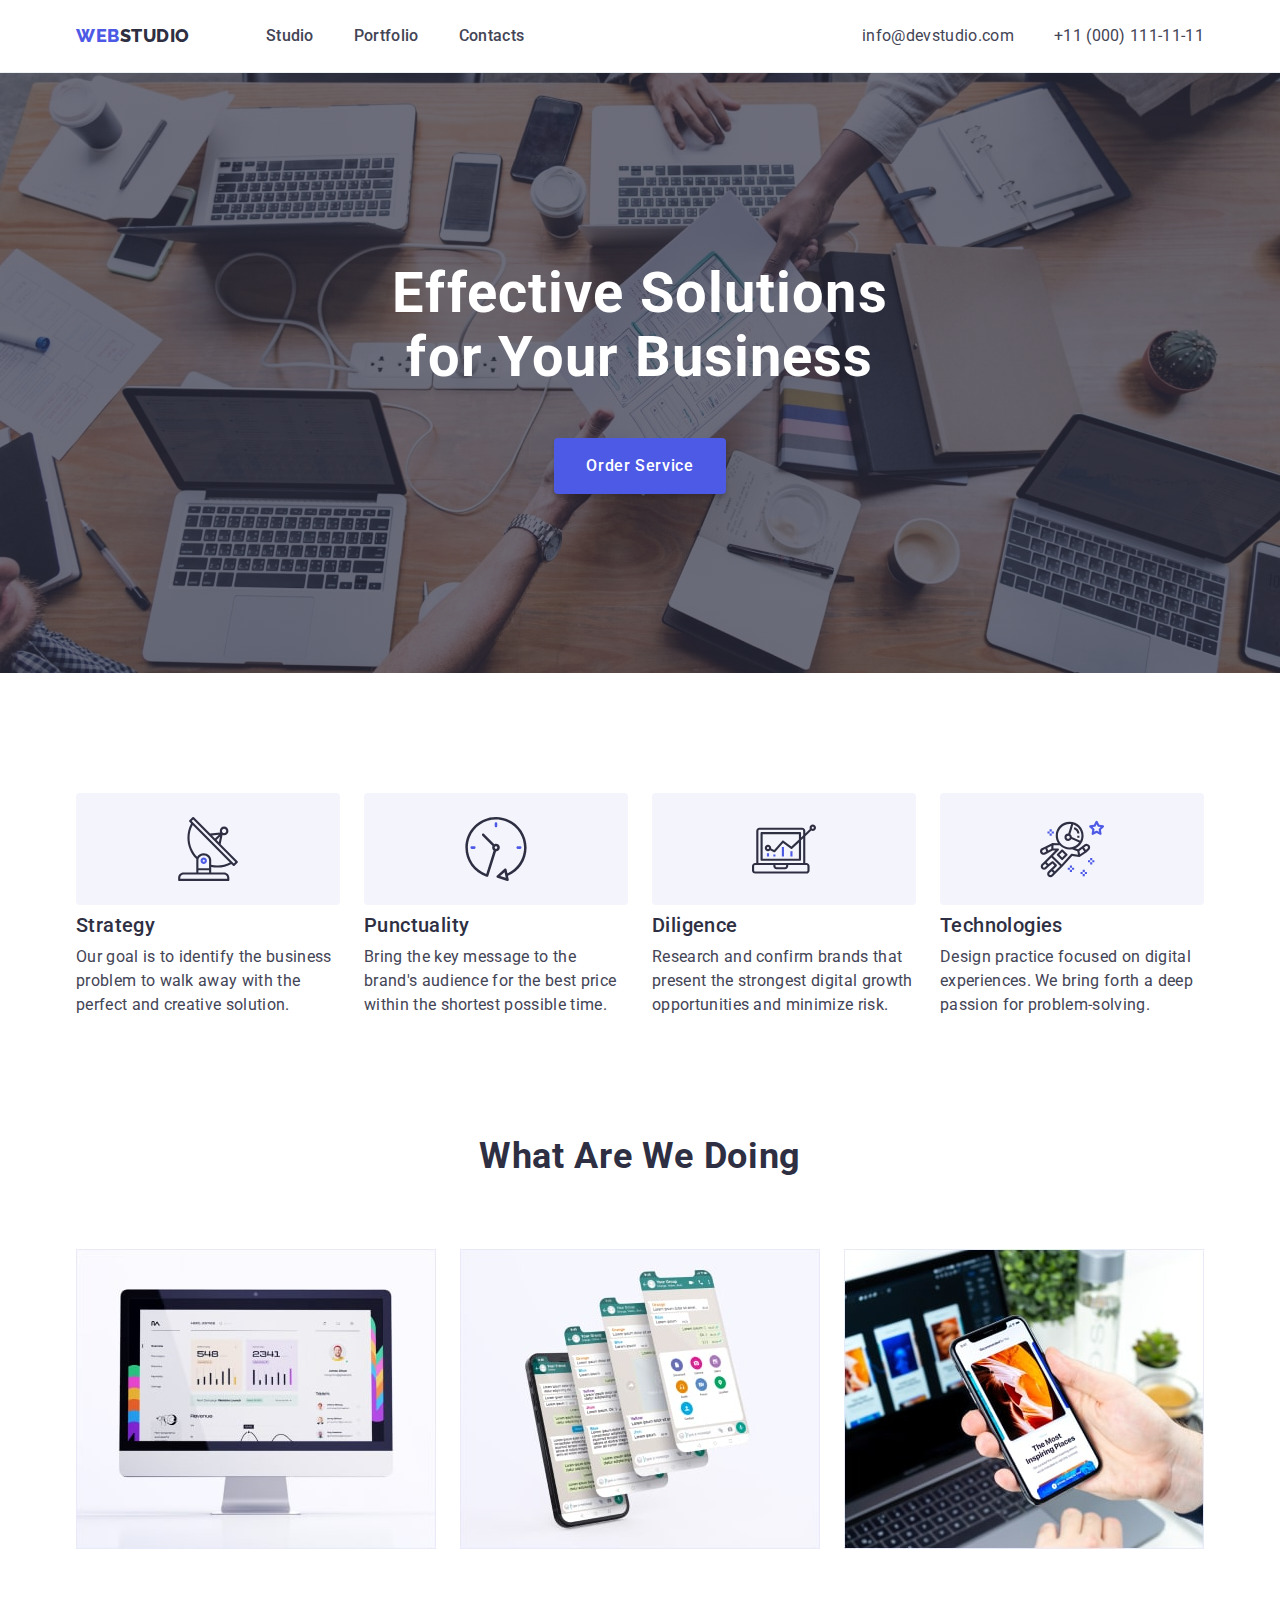
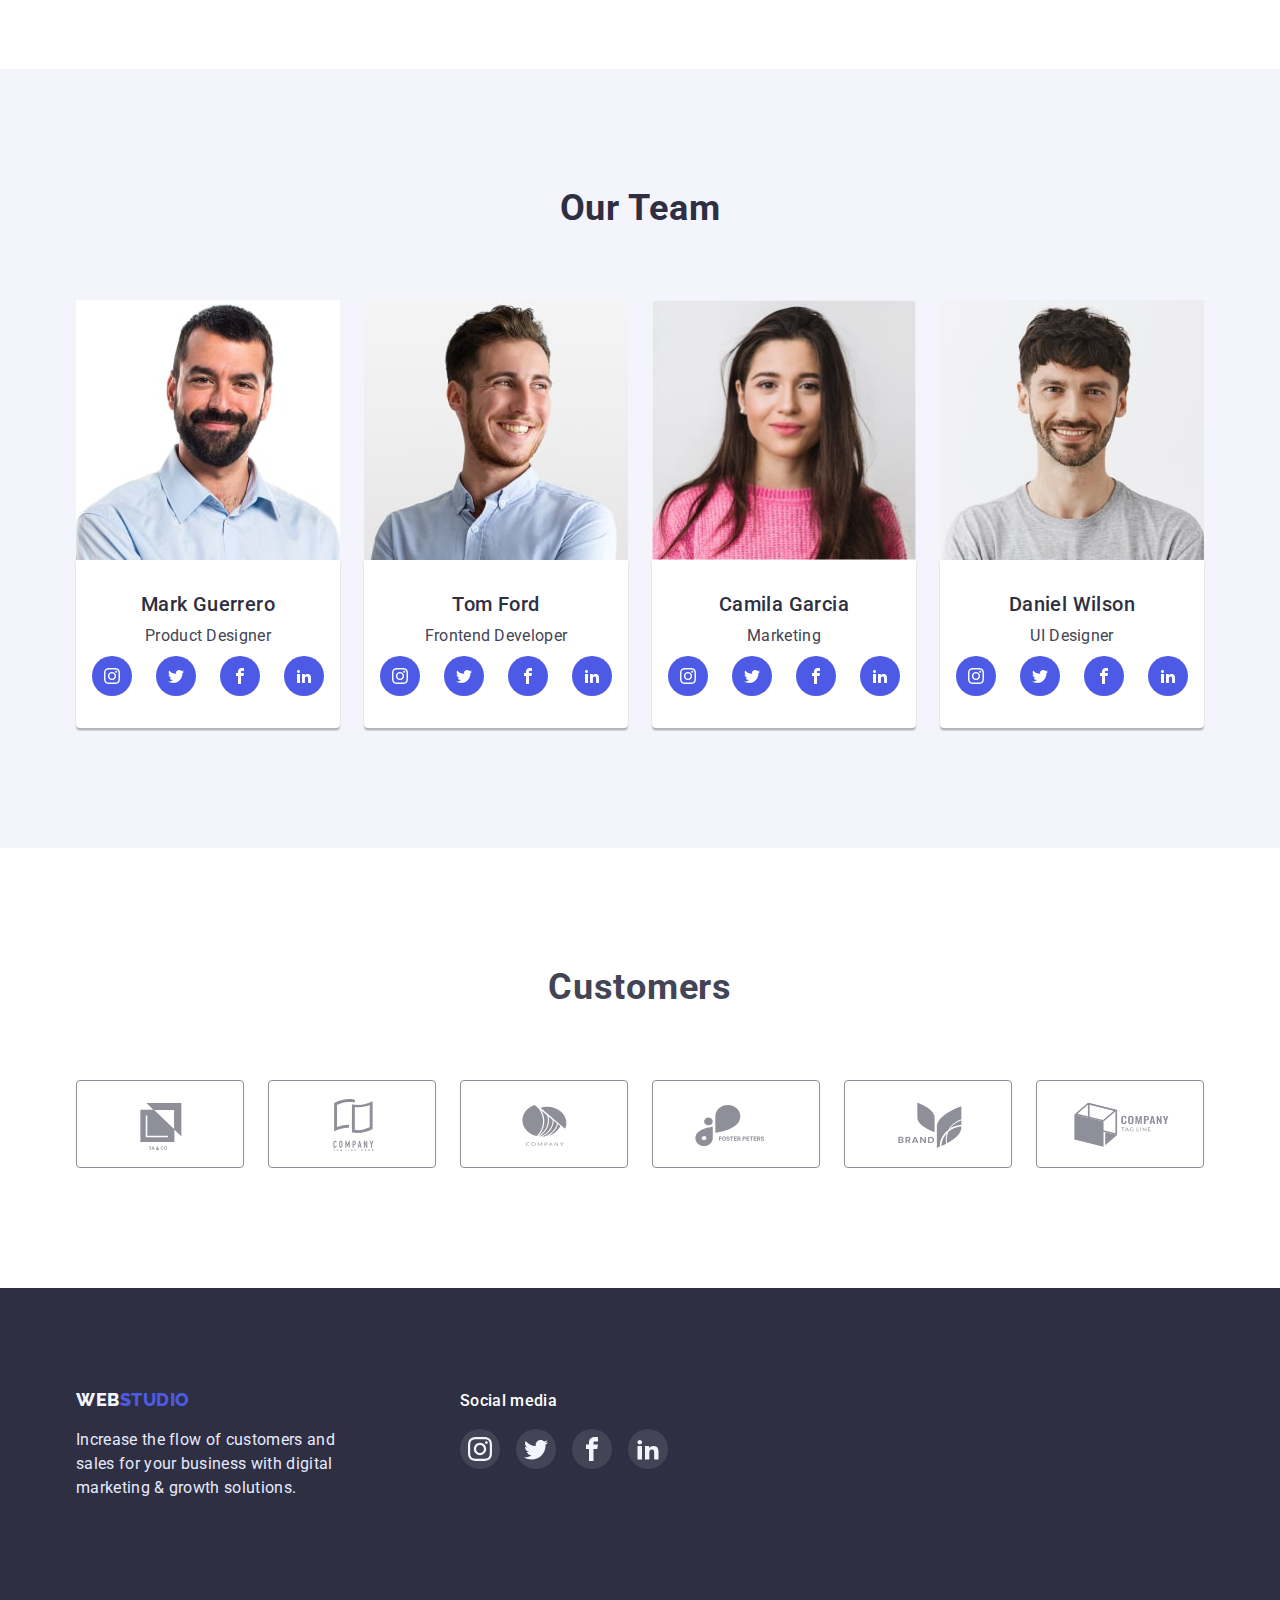
<file: index.html>
<!DOCTYPE html>
<html lang="en">
  <head>
    <meta charset="UTF-8" />
    <meta http-equiv="X-UA-Compatible" content="IE=edge" />
    <meta name="viewport" content="width=device-width, initial-scale=1.0" />
    <title>Document</title>
    <link
      rel="stylesheet"
      href="https://cdnjs.cloudflare.com/ajax/libs/modern-normalize/1.1.0/modern-normalize.css"
      integrity="sha512-Y0MM+V6ymRKN2zStTqzQ227DWhhp4Mzdo6gnlRnuaNCbc+YN/ZH0sBCLTM4M0oSy9c9VKiCvd4Jk44aCLrNS5Q=="
      crossorigin="anonymous"
      referrerpolicy="no-referrer"
    />
    <link rel="preconnect" href="https://fonts.googleapis.com" />
    <link rel="preconnect" href="https://fonts.gstatic.com" crossorigin />
    <link
      href="https://fonts.googleapis.com/css2?family=Raleway:wght@800&family=Roboto:wght@400;500;700;900&display=swap"
      rel="stylesheet"
    />
    <link rel="stylesheet" href="./css/styles.css" />
  </head>
  <body>
    <header class="page-header">
      <div class="container main-nav">
        <nav class="page-nav">
          <a href="./index.html" class="logo link"
            >Web<span class="logo-2">Studio</span></a
          >
          <ul class="menu list">
            <li class="menu-item">
              <a class="menu-link link" href="./index.html">Studio</a>
            </li>
            <li class="menu-item">
              <a class="menu-link link" href="./portfolio.html">Portfolio</a>
            </li>
            <li class="menu-item">
              <a class="menu-link link" href="">Contacts</a>
            </li>
          </ul>
        </nav>
        <address class="address">
          <ul class="menu list">
            <li class="adress-nav">
              <a class="mail link" href="mailto:info@devstudio.com"
                >info@devstudio.com</a
              >
            </li>
            <li>
              <a class="contact-phone-number link" href="tel:+110001111111"
                >+11 (000) 111-11-11</a
              >
            </li>
          </ul>
        </address>
      </div>
    </header>
    <!--main-->
    <main>
      <!--hero-->
      <section class="hero">
        <div class="container">
          <h1 class="main-title">Effective Solutions for Your Business</h1>
          <button class="modal-button" type="button">Order Service</button>
        </div>
      </section>

      <!--Section 1-->
      <section class="about">
        <div class="container">
          <h2 class="visually-hidden">Adantages</h2>
          <ul class="about-list list">
            <li class="about-item">
              <div class="section1-div">
                <svg class="section-1-icon">
                  <use href="./images/symbol-section1.svg#icon-group-1"></use>
                </svg>
              </div>
              <h3 class="about-title">Strategy</h3>
              <p class="about-subtitle">
                Our goal is to identify the business problem to walk away with
                the perfect and creative solution.
              </p>
            </li>
            <li class="about-item">
              <div class="section1-div">
                <svg class="section-1-icon">
                  <use href="./images/symbol-section1.svg#icon-clock-2"></use>
                </svg>
              </div>
              <h3 class="about-title">Punctuality</h3>
              <p class="about-subtitle">
                Bring the key message to the brand's audience for the best price
                within the shortest possible time.
              </p>
            </li>
            <li class="about-item">
              <div class="section1-div">
                <svg class="section-1-icon">
                  <use href="./images/symbol-section1.svg#icon-diagram-3"></use>
                </svg>
              </div>
              <h3 class="about-title">Diligence</h3>
              <p class="about-subtitle">
                Research and confirm brands that present the strongest digital
                growth opportunities and minimize risk.
              </p>
            </li>
            <li class="about-item">
              <div class="section1-div">
                <svg class="section-1-icon">
                  <use href="./images/symbol-section1.svg#icon-astronaut-4"></use>
                </svg>
              </div>
              <h3 class="about-title">Technologies</h3>
              <p class="about-subtitle">
                Design practice focused on digital experiences. We bring forth a
                deep passion for problem-solving.
              </p>
            </li>
          </ul>
        </div>
      </section>
      <!--Section 2-->
      <section class="section-2">
        <div class="container">
          <h2 class="section-title">What are we doing</h2>
          <ul class="cards list">
            <li>
              <img
                class=""
                src="./images/Hug-min.jpg"
                width="360"
                height="300"
                alt="sistes on pc"
              />
            </li>
            <li>
              <img
                class=""
                src="./images/Hug2-min.jpg"
                width="360"
                height="300"
                alt="mobile applications"
              />
            </li>
            <li>
              <img
                class=""
                src="./images/Hug3-min.jpg"
                width="360"
                height="300"
                alt="sistes on mobile"
              />
            </li>
          </ul>
        </div>
      </section>
      <!--Team-->
      <section class="team">
        <div class="container">
          <h2 class="team-title">Our Team</h2>
          <ul class="team-list list">
            <li class="team-item">
              <img
                src="./images/img1-min.jpg"
                alt="employee"
                width="264"
                height="260"
              />
              <div class="team-description">
                <h3 class="team-item-title">Mark Guerrero</h3>
                <p class="team-item-text">Product Designer</p>
                <ul class="social-list list">
                  <li class="social-item">
                    <a href="" class="team-social-link link">
                      <svg class="team-social-icon" width="16" height="16">
                        <use
                          href="./images/symbol-defs.svg#icon-instagram"
                        ></use>
                      </svg>
                    </a>
                  </li>
                  <li class="social-item">
                    <a href="" class="team-social-link link">
                      <svg class="team-social-icon" width="16" height="16">
                        <use href="./images/symbol-defs.svg#icon-twitter"></use>
                      </svg>
                    </a>
                  </li>
                  <li class="social-item">
                    <a href="" class="team-social-link link">
                      <svg class="team-social-icon" width="16" height="16">
                        <use
                          href="./images/symbol-defs.svg#icon-facebook"
                        ></use>
                      </svg>
                    </a>
                  </li>
                  <li class="social-item">
                    <a href="" class="team-social-link link">
                      <svg class="team-social-icon" width="16" height="16">
                        <use
                          href="./images/symbol-defs.svg#icon-linkedin"
                        ></use>
                      </svg>
                    </a>
                  </li>
                </ul>
              </div>
            </li>
            <li class="team-item">
              <img
                src="./images/img2-min.jpg"
                alt="employee"
                width="264"
                height="260"
              />
              <div class="team-description">
                <h3 class="team-item-title">Tom Ford</h3>
                <p class="team-item-text">Frontend Developer</p>
                <ul class="social-list list">
                  <li class="social-item">
                    <a href="" class="team-social-link link">
                      <svg class="team-social-icon" width="16" height="16">
                        <use
                          href="./images/symbol-defs.svg#icon-instagram"
                        ></use>
                      </svg>
                    </a>
                  </li>
                  <li class="social-item">
                    <a href="" class="team-social-link link">
                      <svg class="team-social-icon" width="16" height="16">
                        <use href="./images/symbol-defs.svg#icon-twitter"></use>
                      </svg>
                    </a>
                  </li>
                  <li class="social-item">
                    <a href="" class="team-social-link link">
                      <svg class="team-social-icon" width="16" height="16">
                        <use
                          href="./images/symbol-defs.svg#icon-facebook"
                        ></use>
                      </svg>
                    </a>
                  </li>
                  <li class="social-item">
                    <a href="" class="team-social-link link">
                      <svg class="team-social-icon" width="16" height="16">
                        <use
                          href="./images/symbol-defs.svg#icon-linkedin"
                        ></use>
                      </svg>
                    </a>
                  </li>
                </ul>
              </div>
            </li>
            <li class="team-item">
              <img
                src="./images/img3-min.jpg"
                alt="employee"
                width="264"
                height="260"
              />
              <div class="team-description">
                <h3 class="team-item-title">Camila Garcia</h3>
                <p class="team-item-text">Marketing</p>
                <ul class="social-list list">
                  <li class="social-item">
                    <a href="" class="team-social-link link">
                      <svg class="team-social-icon" width="16" height="16">
                        <use
                          href="./images/symbol-defs.svg#icon-instagram"
                        ></use>
                      </svg>
                    </a>
                  </li>
                  <li class="social-item">
                    <a href="" class="team-social-link link">
                      <svg class="team-social-icon" width="16" height="16">
                        <use href="./images/symbol-defs.svg#icon-twitter"></use>
                      </svg>
                    </a>
                  </li>
                  <li class="social-item">
                    <a href="" class="team-social-link link">
                      <svg class="team-social-icon" width="16" height="16">
                        <use
                          href="./images/symbol-defs.svg#icon-facebook"
                        ></use>
                      </svg>
                    </a>
                  </li>
                  <li class="social-item">
                    <a href="" class="team-social-link link">
                      <svg class="team-social-icon" width="16" height="16">
                        <use
                          href="./images/symbol-defs.svg#icon-linkedin"
                        ></use>
                      </svg>
                    </a>
                  </li>
                </ul>
              </div>
            </li>
            <li class="team-item">
              <img
                src="./images/img4-min.jpg"
                alt="employee"
                width="264"
                height="260"
              />
              <div class="team-description">
                <h3 class="team-item-title">Daniel Wilson</h3>
                <p class="team-item-text">UI Designer</p>
                <ul class="social-list list">
                  <li class="social-item">
                    <a href="" class="team-social-link link">
                      <svg class="team-social-icon" width="16" height="16">
                        <use
                          href="./images/symbol-defs.svg#icon-instagram"
                        ></use>
                      </svg>
                    </a>
                  </li>
                  <li class="social-item">
                    <a href="" class="team-social-link link">
                      <svg class="team-social-icon" width="16" height="16">
                        <use href="./images/symbol-defs.svg#icon-twitter"></use>
                      </svg>
                    </a>
                  </li>
                  <li class="social-item">
                    <a href="" class="team-social-link link">
                      <svg class="team-social-icon" width="16" height="16">
                        <use
                          href="./images/symbol-defs.svg#icon-facebook"
                        ></use>
                      </svg>
                    </a>
                  </li>
                  <li class="social-item">
                    <a href="" class="team-social-link link">
                      <svg class="team-social-icon" width="16" height="16">
                        <use
                          href="./images/symbol-defs.svg#icon-linkedin"
                        ></use>
                      </svg>
                    </a>
                  </li>
                </ul>
              </div>
            </li>
          </ul>
        </div>
      </section>
    </main>
    <!--Section customers-->
    <section class="customers">
      <div class="container">
        <h2 class="customers-title">Customers</h2>
      <ul class="customers-list list">
        <li class="customers-item">
          <a href="" class="customers-link link">
            <svg class="customers-icon" width="104" height="56">
              <use href="./images/customers.svg#icon-logo-1-2"></use>
            </svg>
          </a>
        </li>
        <li class="customers-item">
          <a href="" class="customers-link link">
            <svg class="customers-icon" width="104" height="56">
              <use href="./images/customers.svg#icon-logo-2-2"></use>
            </svg>
          </a>
        </li>
        <li class="customers-item">
          <a href="" class="customers-link link">
            <svg class="customers-icon" width="104" height="56">
              <use href="./images/customers.svg#icon-logo-3-2"></use>
            </svg>
          </a>
        </li>
        <li class="customers-item">
          <a href="" class="customers-link link">
            <svg class="customers-icon" width="104" height="56">
              <use href="./images/customers.svg#icon-logo-4-2"></use>
            </svg>
          </a>
        </li>
        <li class="customers-item">
          <a href="" class="customers-link link">
            <svg class="customers-icon" width="104" height="56">
              <use href="./images/customers.svg#icon-logo-5-2"></use>
            </svg>
          </a>
        </li>
        <li class="customers-item">
          <a href="" class="customers-link link">
            <svg class="customers-icon" width="104" height="56">
              <use href="./images/customers.svg#icon-logo-6-2"></use>
            </svg>
          </a>
        </li>
      </ul>
      </div>
    </section>

    <footer class="footer">
      <div class="footer-primery container">
        <div class="logo-text">
        <a href="./index.html" class="logo2 link"
          >Web<span class="logo-footer">Studio</span></a
        >
        <p class="footer-text">
          Increase the flow of customers and sales for your business with
          digital marketing & growth solutions.
        </p>
      </div>
        <div class="footer-social">
          <p class="footer-social-text">Social media</p>
          <ul class="footer-list list">
            <li class="footer-list-item">
              <a href="" class="footer-list-link">
                <svg class="footer-list-icon" width="24" height="24">
                  <use href="./images/symbol-defs.svg#icon-instagram"></use>
                </svg>
              </a>
            </li>
            <li class="footer-list-item">
              <a href="" class="footer-list-link">
                <svg class="footer-list-icon" width="24" height="24">
                  <use href="./images/symbol-defs.svg#icon-twitter"></use>
                </svg>
              </a>
            </li>
            <li class="footer-list-item">
              <a href="" class="footer-list-link">
                <svg class="footer-list-icon" width="24" height="24">
                  <use href="./images/symbol-defs.svg#icon-facebook"></use>
                </svg>
              </a>
            </li>
            <li class="footer-list-item">
              <a href="" class="footer-list-link">
                <svg class="footer-list-icon" width="24" height="24">
                  <use href="./images/symbol-defs.svg#icon-linkedin"></use>
                </svg>
              </a>
            </li>
          </ul>
        </ul>
        </div>
      </div>
    </footer>
  </body>
</html>
</file>
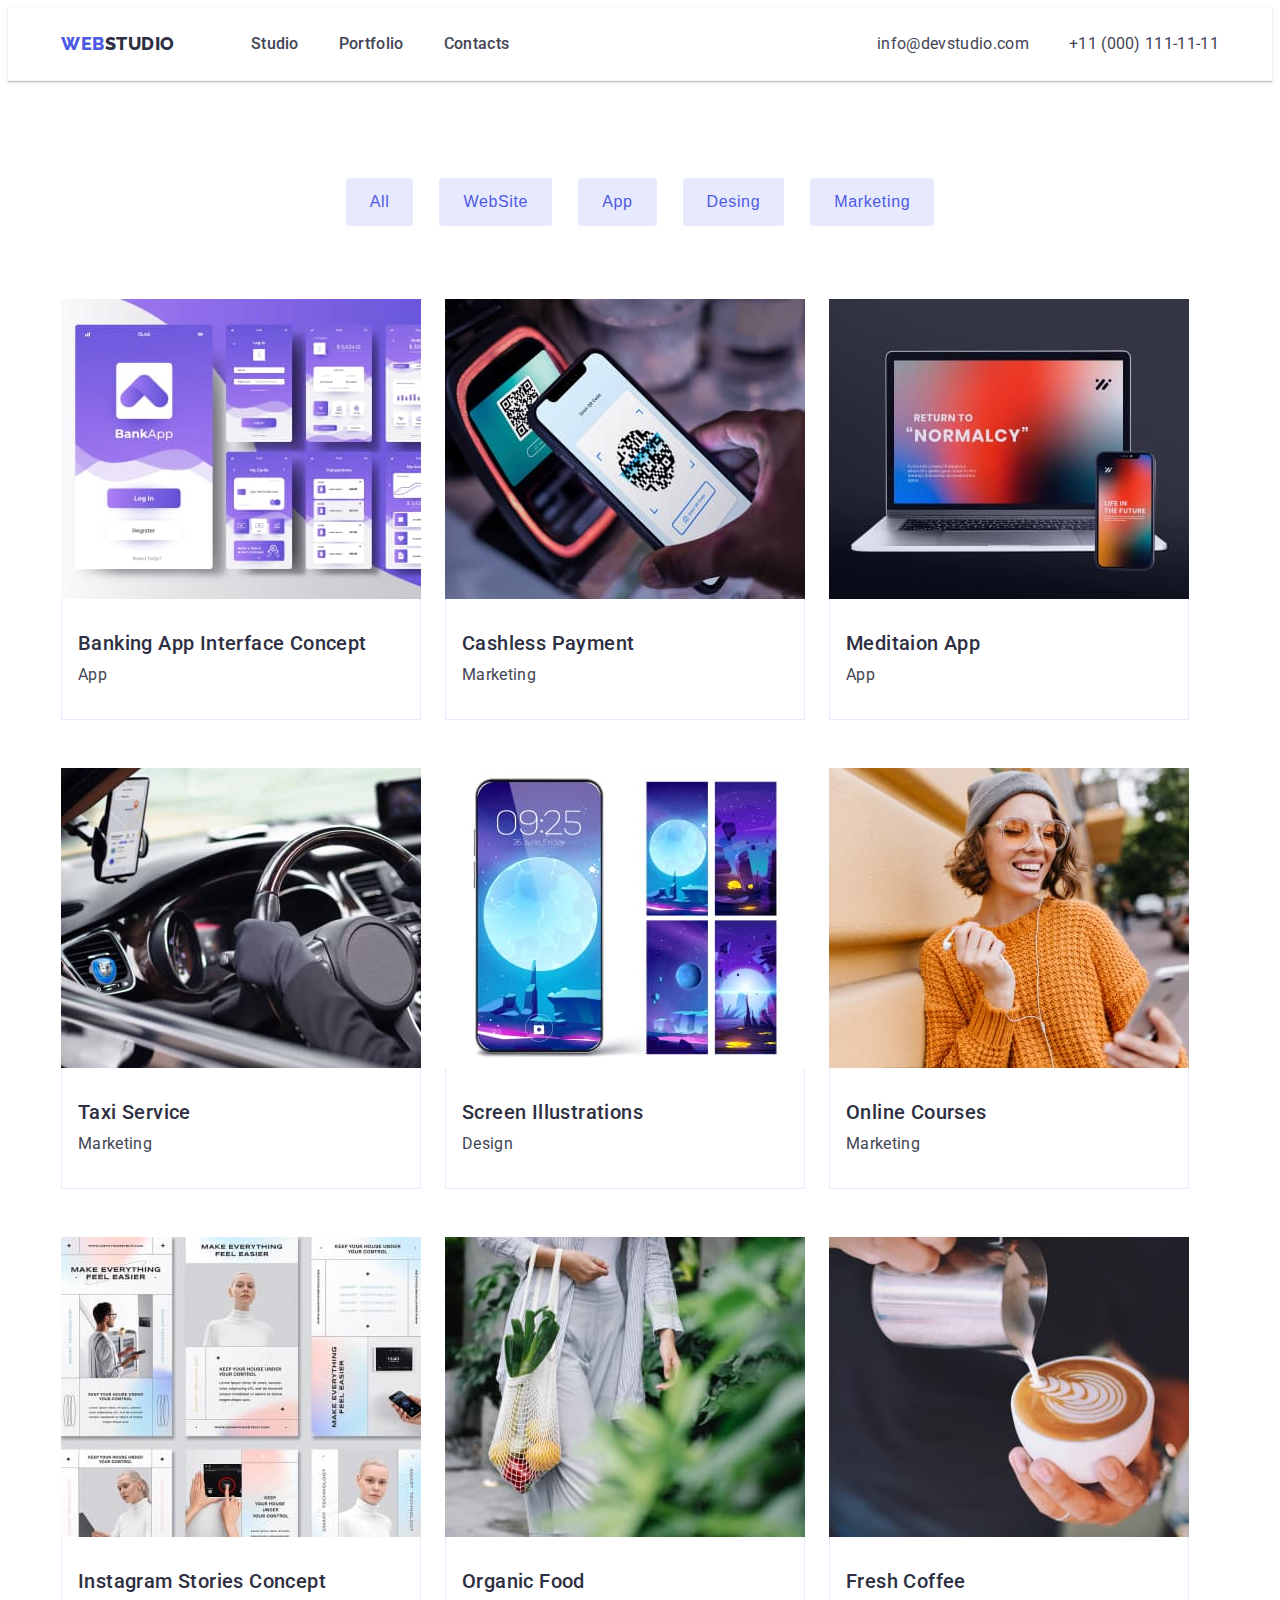
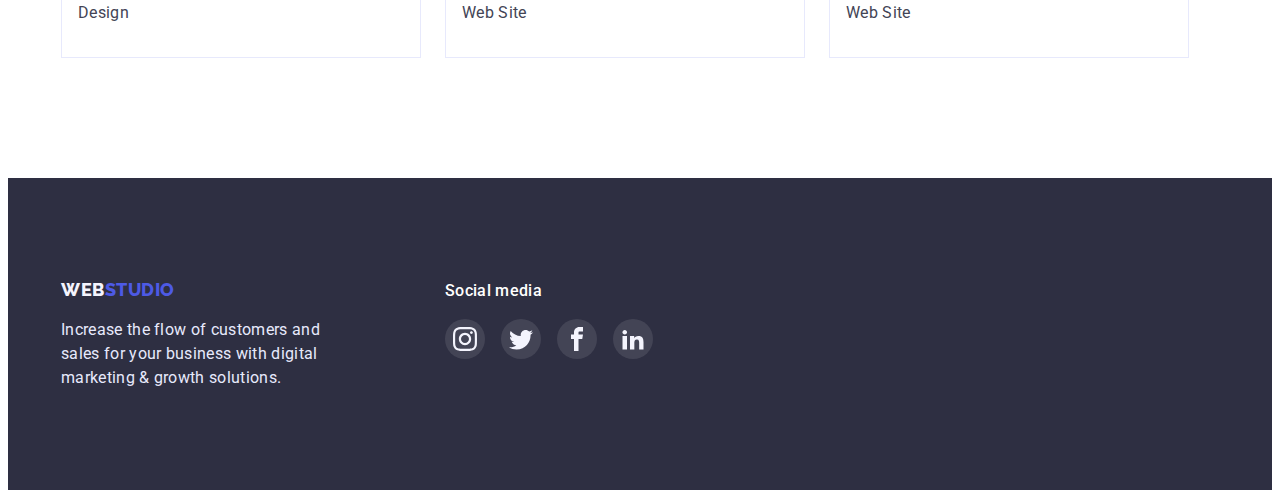
<file: portfolio.html>
<!DOCTYPE html>
<html lang="en">
  <head>
    <meta charset="UTF-8" />
    <meta http-equiv="X-UA-Compatible" content="IE=edge" />
    <meta name="viewport" content="width=device-width, initial-scale=1.0" />
    <title>Portfolio</title>
    <link rel="stylesheet" href="https://cdnjs.cloudflare.com/ajax/libs/modern-normalize/1.1.0/modern-normalize.min.css" integrity="sha512-wpPYUAdjBVSE4KJnH1VR1HeZfpl1ub8YT/NKx4PuQ5NmX2tKuGu6U/JRp5y+Y8XG2tV+wKQpNHVUX03MfMFn9Q==" crossorigin="anonymous" referrerpolicy="no-referrer" />
    <link rel="preconnect" href="https://fonts.googleapis.com"> 
    <link rel="preconnect" href="https://fonts.gstatic.com" crossorigin> 
    <link href="https://fonts.googleapis.com/css2?family=Raleway:wght@800&family=Roboto:wght@400;500;700;900&display=swap" rel="stylesheet">
    <link rel="stylesheet" href="./css/styles.css" />
  </head>
  <body>
    <header class="page-header">
      <div class="container main-nav">
        <nav class="page-nav">
          <a href="./index.html" class="logo link"
            >Web<span class="logo-2">Studio</span></a
          >
          <ul class="menu list">
            <li class="menu-item">
              <a class="menu-link link" href="./index.html">Studio</a>
            </li>
            <li class="menu-item">
              <a class="menu-link link" href="./portfolio.html">Portfolio</a>
            </li>
            <li class="menu-item">
              <a class="menu-link link" href="">Contacts</a>
            </li>
          </ul>
        </nav>
        <address class="address">
          <ul class="menu list">
            <li class="adress-nav">
              <a class="mail link" href="mailto:info@devstudio.com"
                >info@devstudio.com</a
              >
            </li>
            <li>
              <a class="contact-phone-number link" href="tel:+110001111111"
                >+11 (000) 111-11-11</a
              >
            </li>
          </ul>
        </address>
      </div>
    </header>
    <!--Main-->
    <main>
      <!--filters-->
      <section class="navigation">
        <div class="container">
        <h1 class="visually-hidden">Sait Navigetion</h1>
        <ul class="hero-buttons list">
          <li class="button-portfolio-list"><button class="modal-btn" type="button">All</button></li>
          <li class="button-portfolio-list"><button class="modal-btn" type="button">WebSite</button></li>
          <li class="button-portfolio-list"><button class="modal-btn" type="button">App</button></li>
          <li class="button-portfolio-list"><button class="modal-btn" type="button">Desing</button></li>
          <li class="button-portfolio-list"><button class="modal-btn" type="button">Marketing</button></li>
        </ul>
        <h2 hidden>Row</h2>
        <ul class="about-row list">
            <li class="row-item">
                <a href="#" class="site-nav">
                  <img src="./images/row1-1.jpg" alt="Bankapp" width="360" height="300"></img>
                <div class="portfolio-text">
                  <h3 class="row-item-title">Banking App Interface Concept</h3>
                    <p class="row-item-text">App</p>
                  </div>
                </a>
            </li>
            <li class="row-item">
                <a href="#" class="site-nav">
                  <img class="portfolio-img" src="./images/row1-2.jpg" alt="Cashless Payment" width="360" height="300"></img>
                  <div class="portfolio-text">
                  <h3 class="row-item-title">Cashless Payment</h3>
                    <p class="row-item-text">Marketing</p>
                  </div>
                </a>
            </li>
            <li class="row-item">
                <a href="#" class="site-nav"> 
                  <img class="portfolio-img" src="./images/row1-3.jpg" alt="Meditaion App" width="360" height="300"></img>
                  <div class="portfolio-text">
                  <h3 class="row-item-title">Meditaion App</h3>
                    <p class="row-item-text">App</p>
                  </div>
                </a>
            </li>
            <li class="row-item">
                <a href="#" class="site-nav"> 
                  <img class="portfolio-img" src="./images/row2-1.jpg" alt="Taxi Service" width="360" height="300"></img>
                  <div class="portfolio-text">
                  <h3 class="row-item-title">Taxi Service</h3>
                    <p class="row-item-text">Marketing</p>
                  </div>
                </a>
            </li>
            <li class="row-item">
                <a href="#" class="site-nav">
                  <img class="portfolio-img" src="./images/row2-2.jpg" alt="Screen Illustrations" width="360" height="300"></img>
                  <div class="portfolio-text">
                  <h3 class="row-item-title">Screen Illustrations</h3>
                    <p class="row-item-text">Design</p>
                  </div>
                  </a>
            </li>
            <li class="row-item">
                <a href="#" class="site-nav"> 
                  <img class="portfolio-img" src="./images/row2-3.jpg" alt="Online Courses" width="360" height="300"></img>
                  <div class="portfolio-text">
                  <h3 class="row-item-title">Online Courses</h3>
                    <p class="row-item-text">Marketing</p>
                  </div>
                </a>
            </li>
            <li class="row-item">
                <a href="#" class="site-nav"> 
                  <img class="portfolio-img" src="./images/row3-1.jpg" alt="Instagram Stories Concept" width="360" height="300"></img>
                  <div class="portfolio-text">
                  <h3 class="row-item-title">Instagram Stories Concept</h3>
                    <p class="row-item-text">Design</p>
                  </div>
                </a>
            </li>
            <li class="row-item">
                <a href="#" class="site-nav"> 
                  <img class="portfolio-img" src="./images/row3-2.jpg" alt="Organic Food" width="360" height="300"></img>
                  <div class="portfolio-text">
                  <h3 class="row-item-title">Organic Food</h3>
                    <p class="row-item-text">Web Site</p>
                  </div>
                </a>
            </li>
            <li class="row-item">
                <a href="#" class="site-nav"> 
                  <img class="portfolio-img" src="./images/img-3-3.jpg" alt="Fresh Coffee" width="360" height="300"></img>
                   <div class="portfolio-text">
                  <h3 class="row-item-title">Fresh Coffee</h3>
                    <p class="row-item-text">Web Site</p>
                  </div>
                </a>
            </li>
        </ul>
      </div>
      </section>
    </main>
    <footer class="footer">
      <div class="footer-primery container">
        <div class="logo-text">
        <a href="./index.html" class="logo2 link"
          >Web<span class="logo-footer">Studio</span></a
        >
        <p class="footer-text">
          Increase the flow of customers and sales for your business with
          digital marketing & growth solutions.
        </p>
      </div>
        <div class="footer-social">
          <p class="footer-social-text">Social media</p>
          <ul class="footer-list list">
            <li class="footer-list-item">
              <a href="" class="footer-list-link">
                <svg class="footer-list-icon" width="24" height="24">
                  <use href="./images/symbol-defs.svg#icon-instagram"></use>
                </svg>
              </a>
            </li>
            <li class="footer-list-item">
              <a href="" class="footer-list-link">
                <svg class="footer-list-icon" width="24" height="24">
                  <use href="./images/symbol-defs.svg#icon-twitter"></use>
                </svg>
              </a>
            </li>
            <li class="footer-list-item">
              <a href="" class="footer-list-link">
                <svg class="footer-list-icon" width="24" height="24">
                  <use href="./images/symbol-defs.svg#icon-facebook"></use>
                </svg>
              </a>
            </li>
            <li class="footer-list-item">
              <a href="" class="footer-list-link">
                <svg class="footer-list-icon" width="24" height="24">
                  <use href="./images/symbol-defs.svg#icon-linkedin"></use>
                </svg>
              </a>
            </li>
          </ul>
        </ul>
        </div>
      </div>
    </footer>
  </body>
</html>
</file>
<file: css/styles.css>
/* body style */
body {
  font-family: "Roboto", sans-serif;
  letter-spacing: 0.02em;
  color: var(--color-of-pharaghraps);
}
:root {
  --blue-text-color: #2e2f42;
  --iris-text-color: #4d5ae5;
  --color-of-pharaghraps: #434455;
  --color-button-white: #ffffff;
  --color-ocean-button: #404bbf;
  --color-cloud-logo: #f4f4fd;
  --color-cornflower-footer: #e7e9fc;
  --color-border: #ecf1f4;
  --color-customers: #8e8f99;
  --color-icon-footer: #31d0aa;
}

h1,
h2,
h3,
h4,
h5,
h6,
p {
  margin: 0%;
}
ul {
  margin: 0%;
  padding: 0%;
}
img {
  display: block;
}
.container {
  width: 1158px;
  margin: 0 auto;
  padding-left: 15px;
  padding-right: 15px;
}
/* decoration */
.list {
  list-style: none;
  padding: 0%;
  margin: 0%;
}
.link {
  text-decoration: none;
}
/* header */
.page-header {
  padding: 24px 0;

  border-bottom: 1px solid var(--color-border);
  box-shadow: 0px 2px 1px rgba(46, 47, 66, 0.08),
    0px 1px 1px rgba(46, 47, 66, 0.16), 0px 1px 6px rgba(46, 47, 66, 0.08);
}
.page-nav {
  display: flex;
  align-items: center;
}
.logo {
  font-family: "Raleway", sans-serif;
  font-weight: 800;
  font-size: 18px;
  line-height: 1.33;
  letter-spacing: 0.03em;
  text-transform: uppercase;
  color: var(--iris-text-color);
  margin-right: 76px;
}

.logo-2 {
  color: var(--blue-text-color);
}
.menu {
  display: flex;
  gap: 40px;
}

.menu-link {
  font-weight: 500;
  font-size: 16px;
  line-height: 1.5;
  letter-spacing: 0.02em;
}

.menu-item .menu-link {
  color: var(--color-of-pharaghraps);
}
.menu-item .menu-link:focus,
.menu-item .menu-link:hover {
  color: var(--iris-text-color);
}
.address {
  margin-left: auto;
}
.adress-nav {
  gap: 40px;
}
.main-nav {
  display: flex;
}

.mail {
  font-style: normal;
  font-size: 16px;
  line-height: 1.5;
  letter-spacing: 0.02em;
}
.list .mail {
  color: var(--color-of-pharaghraps);
}
.list .mail:hover,
.list .mail:focus {
  color: var(--iris-text-color);
}

.contact-phone-number {
  font-style: normal;
  font-weight: 400;
  font-size: 16px;
  line-height: 1.5;
  letter-spacing: 0.02em;
}
.contact-phone-number {
  color: var(--color-of-pharaghraps);
}
.list .contact-phone-number:hover,
.list .contact-phone-number:focus {
  color: var(--iris-text-color);
}
/* header */

/* Hero */
.hero {
  background: var(--blue-text-color);
  text-align: center;
  padding-top: 188px;
  padding-bottom: 188px;
  background-image: linear-gradient(
      rgba(46, 47, 66, 0.7),
      rgba(46, 47, 66, 0.7)
    ),
    url(../images/people-office\ 1-min.jpg);
  background-repeat: no-repeat;
  background-position: center;
  background-size: cover;
  max-width: 1440px;
  height: 600px;
  margin: 0% auto;
  background-size: cover;
}

.main-title {
  font-weight: 700;
  font-size: 56px;
  width: 496px;
  letter-spacing: 0.02em;
  color: var(--color-button-white);
  margin-left: auto;
  margin-right: auto;
  margin-bottom: 48px;
}
.modal-button {
  font-weight: 500;
  font-size: 16px;
  line-height: 1.5;
  display: block;
  margin: 0 auto;
  letter-spacing: 0.04em;
  align-items: center;

  color: var(--color-button-white);
  background-color: var(--iris-text-color);
  cursor: pointer;
  box-shadow: 0px 4px 4px rgba(0, 0, 0, 0.15);

  border-radius: 4px;
  padding: 16px 32px;
  border: transparent;
}
.hero .modal-button:hover,
.hero .modal-button:focus {
  background-color: var(--color-ocean-button);
  box-shadow: 0px 4px 4px rgba(0, 0, 0, 0.15);
}
/* Filters */
.navigation {
  background: none;
  padding-top: 96px;
  padding-bottom: 120px;
}
.modal-btn {
  font-weight: 500;
  font-size: 16px;
  color: var(--iris-text-color);
  line-height: 1.5;
  letter-spacing: 0.04em;
  cursor: pointer;
  display: flex;
  background: var(--color-cornflower-footer);
  border: 1px solid var(--color-button-white);
  border-radius: 4px;
  padding: 12px 24px;
}
.hero-buttons {
  display: flex;
  justify-content: center;
  gap: 24px;
  margin-bottom: 72px;
}

.navigation .modal-btn:hover,
.navigation .modal-btn:focus {
  background-color: var(--color-ocean-button);
  color: var(--color-button-white);
  border: 1px solid var(--color-ocean-button);
  box-shadow: 0px 3px 1px rgba(0, 0, 0, 0.1), 0px 2px 1px rgba(0, 0, 0, 0.08),
    0px 2px 2px rgba(0, 0, 0, 0.12);
  border-radius: 4px;
}

/* Filters */

/* Hero */

/* section 1 about */
.visually-hidden {
  position: absolute;
  clip: rect(0 0 0 0);
  width: 1px;
  height: 1px;
  margin: 1px;
}
.about {
  padding: 120px 0;
}
.about-list {
  display: flex;
}
.about-item {
  margin-right: 24px;
}
.about-list .about-item:last-child {
  margin-right: 0%;
}

.about-item {
  font-size: 16px;
  line-height: 1.5;
  letter-spacing: 0.02em;
  color: var(--color-of-pharaghraps);
}

.about-title {
  font-weight: 500;
  font-size: 20px;
  line-height: 1.2;
  letter-spacing: 0.02em;
  color: var(--blue-text-color);
  margin-bottom: 8px;
}

.about-subtitle {
  font-weight: 400;
  font-size: 16px;
  line-height: 1.5;
  letter-spacing: 0.02em;
  color: var(--color-of-pharaghraps);
}

.section1-div {
  width: 264px;
  height: 112px;
  display: flex;
  align-items: center;
  justify-content: center;
  background-color: var(--color-cloud-logo);
  margin-bottom: 8px;
  border-radius: 4px;
}
.section-1-icon {
  width: 64px;
  height: 64px;
}

/* section 1 about */

/* section 2 */
.section-2 {
  padding-bottom: 120px;
}
.section-title {
  font-weight: 700;
  font-size: 36px;
  line-height: 1.1;
  letter-spacing: 0.02em;
  text-transform: capitalize;
  color: var(--blue-text-color);
  margin-bottom: 72px;
  text-align: center;
}
.cards {
  display: flex;
  gap: 24px;
}

/* section 2 */

/* team */
.team {
  background: var(--color-cloud-logo);
  padding: 120px 0;
}
.team-title {
  font-weight: 700;
  font-size: 36px;
  line-height: 1.1;
  letter-spacing: 0.02em;
  text-transform: capitalize;
  color: var(--blue-text-color);
  text-align: center;
  margin-bottom: 72px;
}
.team-list {
  display: flex;
  gap: 24px;
  text-align: center;
}
.team-item {
  font-weight: 700;
  font-size: 36px;
  line-height: 0.9;
  letter-spacing: 0.02em;
  width: calc((100% - 72px) / 4);
}
.team-item-title {
  font-weight: 500;
  font-size: 20px;
  line-height: 1.2;
  letter-spacing: 0.02em;
  color: var(--blue-text-color);
  margin-bottom: 8px;
}
.team-description {
  background-color: var(--color-button-white);
  border-radius: 0px 0px 4px 4px;
  text-align: center;
  padding: 32px 16px;
  box-shadow: 0px 3px 1px rgba(0, 0, 0, 0.1), 0px 2px 1px rgba(0, 0, 0, 0.08),
    0px 2px 2px rgba(0, 0, 0, 0.12);
}
.team-description .team-item-text {
  margin-bottom: 8px;
}
.team-item-text {
  font-weight: 400;
  font-size: 16px;
  line-height: 1.5;
  letter-spacing: 0.02em;
  color: var(--color-of-pharaghraps);
  margin-bottom: 32px;
}

.social-list {
  display: flex;
  justify-content: center;
  gap: 24px;
}
.social-item {
  width: 40px;
  height: 40px;
}
.team-social-link {
  display: flex;
  justify-content: center;
  align-items: center;
  width: 100%;
  height: 100%;
  border-radius: 50%;
  background-color: var(--iris-text-color);
  color: var(--color-button-white);
  border-radius: 50%;
}
.team-social-link:hover,
.team-social-link:focus {
  background-color: var(--color-ocean-button);
}
.team-social-icon {
  width: 16px;
  height: 16px;
  fill: currentColor;
}
/* team */

/* customers */
.customers {
  padding: 120px 0;
}
.customers-title {
  font-style: normal;
  font-weight: 700;
  font-size: 36px;
  line-height: 1.11;
  text-align: center;
  letter-spacing: 0.02em;
  text-transform: capitalize;
  margin-bottom: 72px;
}
.customers-list {
  flex-wrap: wrap;
  display: flex;
  gap: 24px;
}

.customers-item {
  flex-basis: calc((100% - 120px) / 6);
  height: 88px;
}
.customers-link {
  display: flex;
  justify-content: center;
  align-items: center;
  width: 100px;
  height: 100px;
  border: 1px solid var(--color-customers);
  color: var(--color-customers);
  border-radius: 4px;
  width: 168px;
  height: 88px;
}

.customers-icon {
  width: 104px;
  height: 56px;
}
.customers-link:hover,
.customers-link:focus {
  color: var(--color-ocean-button);
  border-color: var(--color-ocean-button);
}
.customers-icon {
  fill: currentColor;
}
/* customers */

/* navigation */

/* footer */
.footer {
  background: var(--blue-text-color);
}
.footer-primery {
  display: flex;
  align-items: baseline;
}
.logo2 {
  font-family: "Raleway", sans-serif;
  font-weight: 800;
  font-size: 18px;
  line-height: 1.33;
  letter-spacing: 0.03em;
  text-transform: uppercase;
  color: var(--color-cloud-logo);
}
.logo-footer {
  font-weight: 800;
  font-size: 18px;
  line-height: 1.12;
  letter-spacing: 0.03em;
  text-transform: uppercase;
  color: var(--iris-text-color);
}
.logo2 .logo-footer:hover,
.logo2 .logo-footer:focus {
  color: var(--iris-text-color);
}
.footer-social {
  margin-left: 120px;
}
.footer-text {
  font-size: 16px;
  line-height: 1.5;
  letter-spacing: 0.02em;
  color: var(--color-cornflower-footer);
  width: 264px;
  margin-top: 16px;
}
.footer {
  padding-top: 100px;
  padding-bottom: 100px;
}

/* footer */

/* row */

.portfolio-text {
  border: 1px solid var(--color-cornflower-footer);
  border-top: 0;
  padding-top: 32px;
  padding-bottom: 32px;
  padding-left: 16px;
  margin: 0 auto;
}
.about-row {
  list-style-type: none;
  padding-left: 0%;
  display: flex;
  flex-wrap: wrap;
  gap: 48px 24px;
}
.row-item {
  flex-basis: calc((100% - 48%) / 3);
}

.row-item-title {
  font-weight: 500;
  font-size: 20px;
  line-height: 1.2;
  letter-spacing: 0.02em;
  color: var(--blue-text-color);
  margin-top: 0 auto;
}
.row-item-text {
  font-weight: 400;
  font-size: 16px;
  line-height: 1.5;
  letter-spacing: 0.02em;
  color: var(--color-of-pharaghraps);
  margin-top: 8px;
}
.site-nav {
  text-decoration-line: none;
  display: block;
}
.site-nav:hover,
.site-nav:focus {
  box-shadow: 0px 3px 1px rgba(0, 0, 0, 0.1), 0px 2px 1px rgba(0, 0, 0, 0.08),
    0px 2px 2px rgba(0, 0, 0, 0.12);
}
.portfolio-img {
  display: block;
}

/* row */

.footer-social {
  margin-left: 120px;
}
.footer-social-text {
  font-family: "Roboto";
  font-weight: 500;
  font-size: 16px;
  line-height: 1.5;
  letter-spacing: 0.02em;
  color: var(--color-button-white);
  margin-bottom: 16px;
}

.footer-list {
  display: flex;
  gap: 16px;
}

.footer-list-item {
  width: 40px;
  height: 40px;
}
.footer-list-link {
  display: flex;
  justify-content: center;
  align-items: center;
  fill: var(--color-cloud-logo);
  width: 100%;
  height: 100%;
  background: rgb(255, 255, 255, 0.1);
  border-radius: 50%;
}

.footer-list-link:hover,
.footer-list-link:focus {
  background-color: var(--color-icon-footer);
}
.footer-list-icon {
  width: 24px;
  height: 24px;
}
</file>
